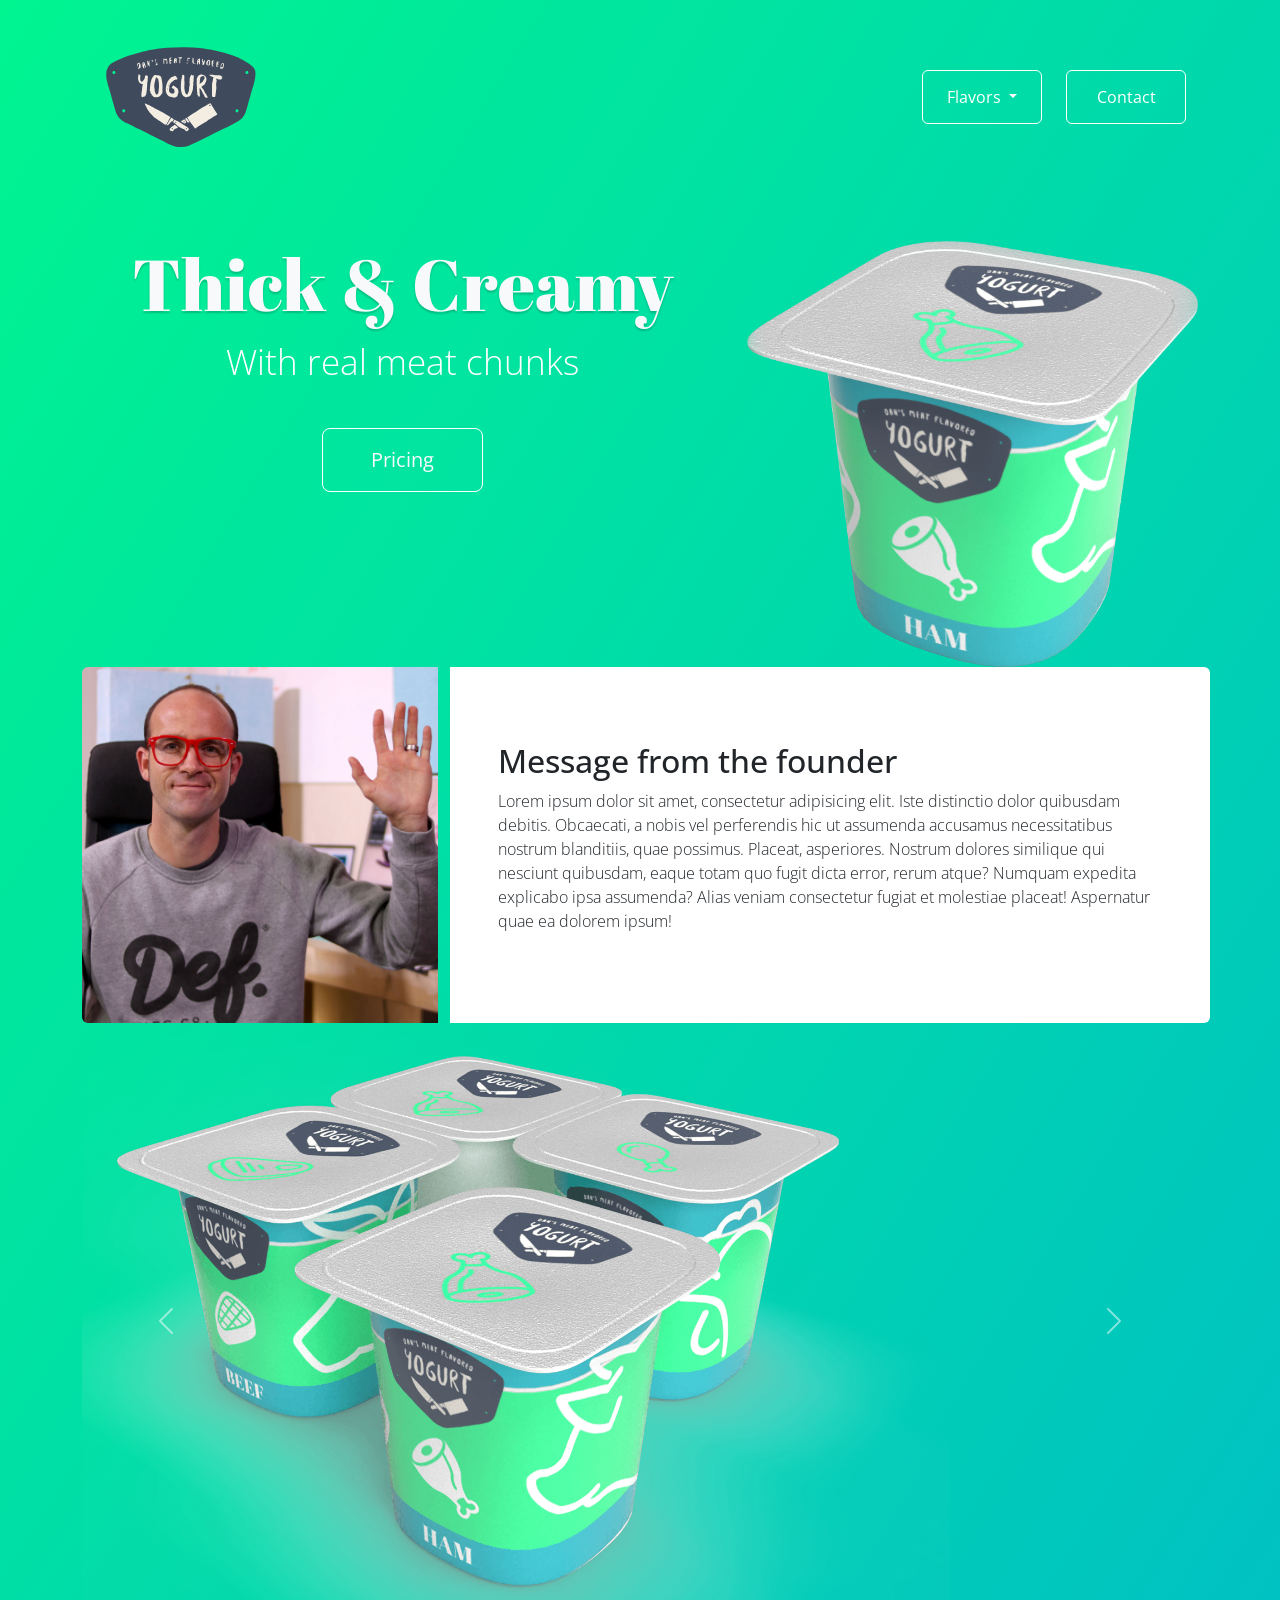
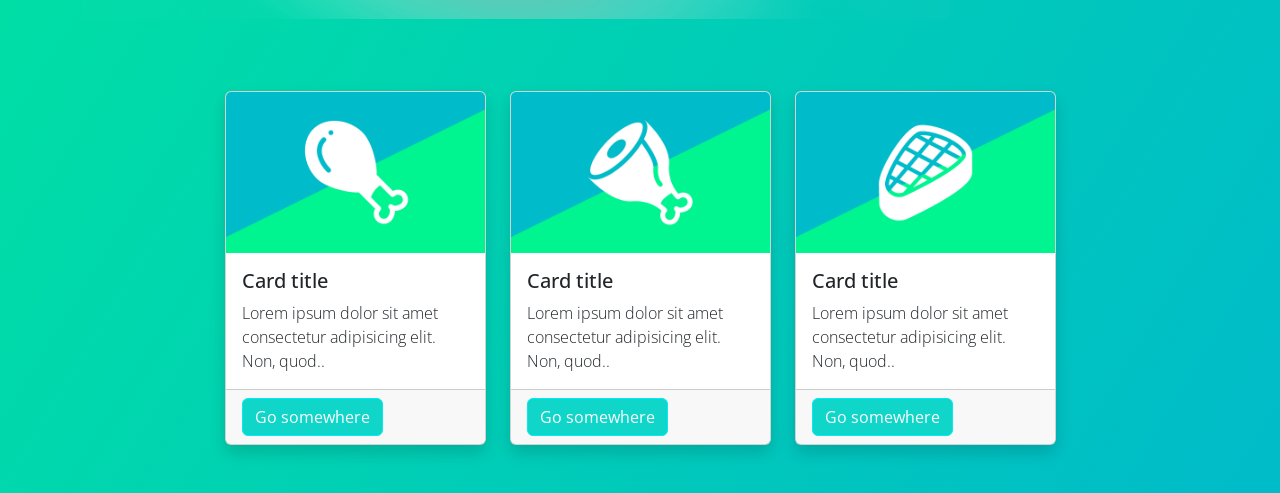
<file: index.html>
<!DOCTYPE html>
<html lang="en">

<head>
  <meta charset="UTF-8">
  <meta name="viewport" content="width=device-width, initial-scale=1.0, shrink-to-fit=no">
  <meta http-equiv="X-UA-Compatible" content="ie=edge">
  <title>Document</title>

  <link rel="preconnect" href="https://fonts.googleapis.com">
  <link rel="preconnect" href="https://fonts.gstatic.com" crossorigin>
  <link
    href="https://fonts.googleapis.com/css2?family=Abril+Fatface&family=Open+Sans:ital,wght@0,300..800;1,300..800&display=swap"
    rel="stylesheet">
  <!-- bootstrap 5.3.8 CSS -->
  <link href="https://cdn.jsdelivr.net/npm/bootstrap@5.3.8/dist/css/bootstrap.min.css" rel="stylesheet"
    integrity="sha384-sRIl4kxILFvY47J16cr9ZwB07vP4J8+LH7qKQnuqkuIAvNWLzeN8tE5YBujZqJLB" crossorigin="anonymous">
  <link rel="stylesheet" href="./style.css">

</head>

<body>

  <div class=" container">

    <!-- navigation bar -->
    <nav class="navbar navbar-expand-lg navbar-dark sticky-top">
      <div class="container-fluid">
       <nav class="navbar ">
  <div class="container-fluid">
    <a class="navbar-brand" href="index.html">
      <img src="./img/logo-dans-meat-yogurt.svg" alt="Dans Meat Yogurt logo" width="150" height="150" class="d-inline-block align-text-top">
      
    </a>
  </div>
</nav>
        <button class="navbar-toggler" type="button" data-bs-toggle="collapse" data-bs-target="#navbarSupportedContent"
          aria-controls="navbarSupportedContent" aria-expanded="false" aria-label="Toggle navigation">
          <span class="navbar-toggler-icon"></span>
        </button>

            <!-- BUTTON DROPDOWN -->

        <div class="collapse navbar-collapse" id="navbarSupportedContent">
          <ul class="navbar-nav ms-auto mb-2 mb-lg-0 float-end">
            
           <li class="nav-item dropdown btn btn-outline-light me-4"  style="width: 120px;">
              <a class="nav-link dropdown-toggle text-white " href="#" role="button" data-bs-toggle="dropdown"
                aria-expanded="false">
                Flavors
              </a>
              <ul class="dropdown-menu">
                <li><a class="dropdown-item" href="#">Ham</a></li>
                <li><a class="dropdown-item" href="#">Beef</a></li>
                <li><a class="dropdown-item" href="#">Chicken</a></li>
                <li><a class="dropdown-item" href="#">Fish</a></li>
              </ul>
            </li>

            <!-- BUTTON NORMAL -->

            <li class="nav-item btn btn-outline-light " style="width: 120px;">
              <a class="nav-link text-white" href="#">Contact</a>
            </li>
            
          
          </ul>
          
        </div>
      </div>
    </nav>

    <!-- Jumbotron -->

    <div class="jumbotron">
      <div class="row">
        <div class="col-12 col-md-7 text-center text-md-left"><h1 class="display-2 text-light drop-shadow mt-5">Thick & Creamy </h1>
      <p class="lead">With real meat chunks</p>

      <a class="btn btn-outline-light btn-lg mt-4 px-5 py-3 mb-5  mb-md-0" href="#" role="button">Pricing</a>

      
</div>
        <div class="col-12 col-md-5 mt-5" mt-sm-0><img src="img/hero1.png" alt="hero image" class="img-fluid" ; ></div>
      </div>
    </div>


      <!-- Faunders Message -->

      <div class="row">
        <div class="col-12 col-md-4">
          <img src="./img/headshot-dan.jpg" alt="Daniel Waltter Scott- meat yougurt founder" class="img-fluid rounded-start border border-0">
          
        </div>
        <div class="col-12 col-md-8 bg-white p-5 d-flex align-items-center border border-dark rounded-end border border-0">
          <section>
            <h2 >Message from the founder</h2>
            <p>Lorem ipsum dolor sit amet, consectetur adipisicing elit. Iste distinctio dolor quibusdam debitis. Obcaecati, a nobis vel perferendis hic ut assumenda accusamus necessitatibus nostrum blanditiis, quae possimus. Placeat, asperiores. Nostrum dolores similique qui nesciunt quibusdam, eaque totam quo fugit dicta error, rerum atque? Numquam expedita explicabo ipsa assumenda? Alias veniam consectetur fugiat et molestiae placeat! Aspernatur quae ea dolorem ipsum!</p>
          </section>
</div>
      </div>


    <!-- carousel -->
    
    <div id="carouselExampleAutoplaying" class="carousel slide  d-sm-none d-md-block " data-bs-ride="carousel  ">
  <div class="carousel-inner">
    <div class="carousel-item active">
      <img src="./img/yogurt-1.png" class="d-block w-100" alt="...">
    </div>
    <div class="carousel-item">
      <img src="./img/yogurt-2.png" class="d-block w-100" alt="...">
    </div>
    <div class="carousel-item">
      <img src="./img/yogurt-3.png" class="d-block w-100" alt="...">
    </div>
  </div>
  <button class="carousel-control-prev" type="button" data-bs-target="#carouselExampleAutoplaying" data-bs-slide="prev">
    <span class="carousel-control-prev-icon" aria-hidden="true"></span>
    <span class="visually-hidden">Previous</span>
  </button>
  <button class="carousel-control-next" type="button" data-bs-target="#carouselExampleAutoplaying" data-bs-slide="next">
    <span class="carousel-control-next-icon" aria-hidden="true"></span>
    <span class="visually-hidden">Next</span>
  </button>
</div>



    <!-- cards -->
   
    <div class="row row-cols-1 row-cols-md-4 g-4 d-flex justify-content-center my-5">
  <div class="col">
    <div class="card shadow ">
      <img src="./img/product1.png" class="card-img-top" alt="...">
      <div class="card-body">
        <h5 class="card-title">Card title</h5>
        <p class="card-text">Lorem ipsum dolor sit amet consectetur adipisicing elit. Non, quod..</p>
      </div>
      <div class="card-footer">
        <a href="https://anamoraru06-maker.github.io/Mobilebitkerepairs/index.html" class="btn btn-primary stretched-link">Go somewhere</a>
      </div>
    </div>
  </div>
  <div class="col">
    <div class="card shadow">
      <img src="./img/product2.png" class="card-img-top" alt="...">
      <div class="card-body">
        <h5 class="card-title">Card title</h5>
        <p class="card-text">Lorem ipsum dolor sit amet consectetur adipisicing elit. Non, quod..</p>
      </div>
      <div class="card-footer">
        <a href="https://anamoraru06-maker.github.io/Logo-Design/#" class="btn btn-primary stretched-link">Go somewhere</a>
      </div>
    </div>
  </div>
  <div class="col">
    <div class="card shadow ">
      <img src="./img/product3.png" class="card-img-top" alt="...">
      <div class="card-body">
        <h5 class="card-title">Card title</h5>
        <p class="card-text">Lorem ipsum dolor sit amet consectetur adipisicing elit. Non, quod..</p>
      </div>
      <div class="card-footer">
        <a href="https://anamoraru06-maker.github.io/My-project/" class="btn btn-primary">Go somewhere</a>
      </div>
    </div>
  </div>
</div>


  </div>



  <!-- this is bootstrapJS -->

  <script src="https://cdn.jsdelivr.net/npm/bootstrap@5.3.8/dist/js/bootstrap.bundle.min.js"
    integrity="sha384-FKyoEForCGlyvwx9Hj09JcYn3nv7wiPVlz7YYwJrWVcXK/BmnVDxM+D2scQbITxI"
    crossorigin="anonymous"></script>



</body>

</html>
</file>
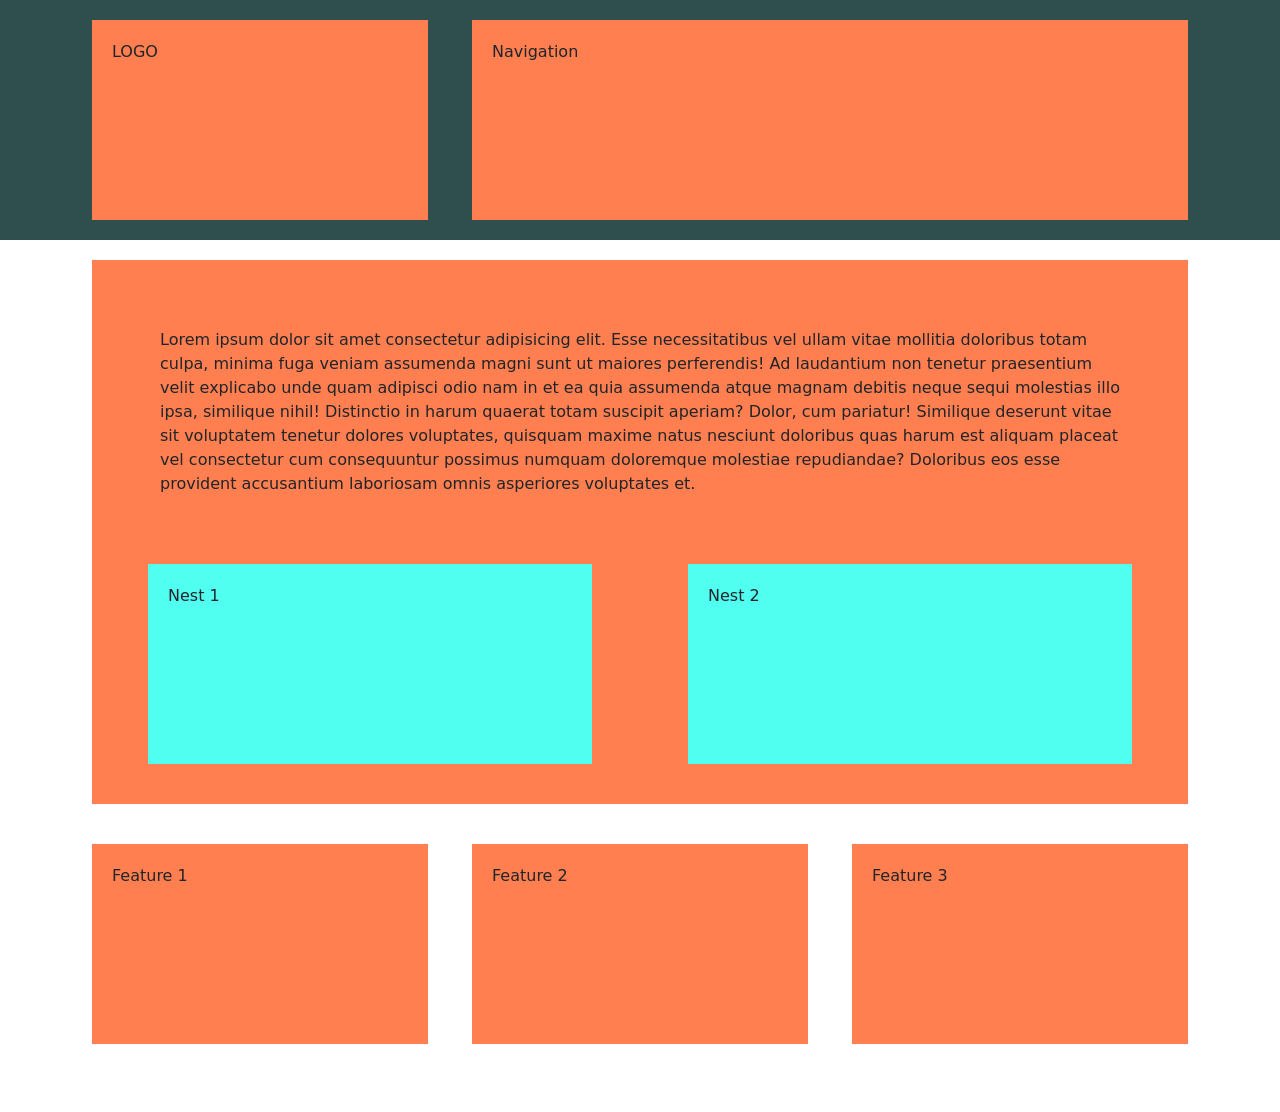
<file: layout-b.html>
<!DOCTYPE html>
<html lang="en">
<head>
    <meta charset="UTF-8">
    <meta name="viewport" content="width=device-width, initial-scale=1.0 shrink-to-fit=no">
    <title>Document</title>
    <link href="https://cdn.jsdelivr.net/npm/bootstrap@5.3.8/dist/css/bootstrap.min.css" rel="stylesheet" integrity="sha384-sRIl4kxILFvY47J16cr9ZwB07vP4J8+LH7qKQnuqkuIAvNWLzeN8tE5YBujZqJLB" crossorigin="anonymous">

    <style>
        .mybox1 {
            background-color: coral;    
            min-height: 200px;
            margin: 20px 10px;
            padding: 20px;
        }
         .mybox2 {
            background-color: rgb(80, 255, 240);
            min-height: 200px;
            margin: 20px 10px;
            padding: 20px;
        }

        .mybg1 {
            background-color: darkslategray;
        }
        
    </style>

</head>
<body>
    <header class="container-fluid mybg1 ">
        <div class="container">
            
            <div class="row">
                <div class="col-4">
                    <div class="mybox1">LOGO</div></div>
                <nav class="col">
                    <div class="mybox1">Navigation</div>
                </nav>
            </div>
        </div>
        
    </header>

    
<div class="container">
    <div class="row">
        <div class="col">
            <div class="mybox1">
                <p class="m-5">
                    Lorem ipsum dolor sit amet consectetur adipisicing elit. Esse necessitatibus vel ullam vitae mollitia doloribus totam culpa, minima fuga veniam assumenda magni sunt ut maiores perferendis! Ad laudantium non tenetur praesentium velit explicabo unde quam adipisci odio nam in et ea quia assumenda atque magnam debitis neque sequi molestias illo ipsa, similique nihil! Distinctio in harum quaerat totam suscipit aperiam? Dolor, cum pariatur! Similique deserunt vitae sit voluptatem tenetur dolores voluptates, quisquam maxime natus nesciunt doloribus quas harum est aliquam placeat vel consectetur cum consequuntur possimus numquam doloremque molestiae repudiandae? Doloribus eos esse provident accusantium laboriosam omnis asperiores voluptates et.
                </p>

                <div class="row">
                    <div class="col mybox2 mx-5">
                        Nest 1
                    </div>
                    <div class="col mybox2 mx-5">
                       Nest 2
                    </div>
                </div>
            </div>
        </div>
    </div>

<div class="row mb-5">
    <div class="col">
        <div class="mybox1">Feature 1</div>
    </div>
    <div class="col">
        <div class="mybox1">Feature 2</div>
    </div>
    <div class="col">
        <div class="mybox1">Feature 3</div>
    </div>
</div>

</div>
</body>
</html>
</file>
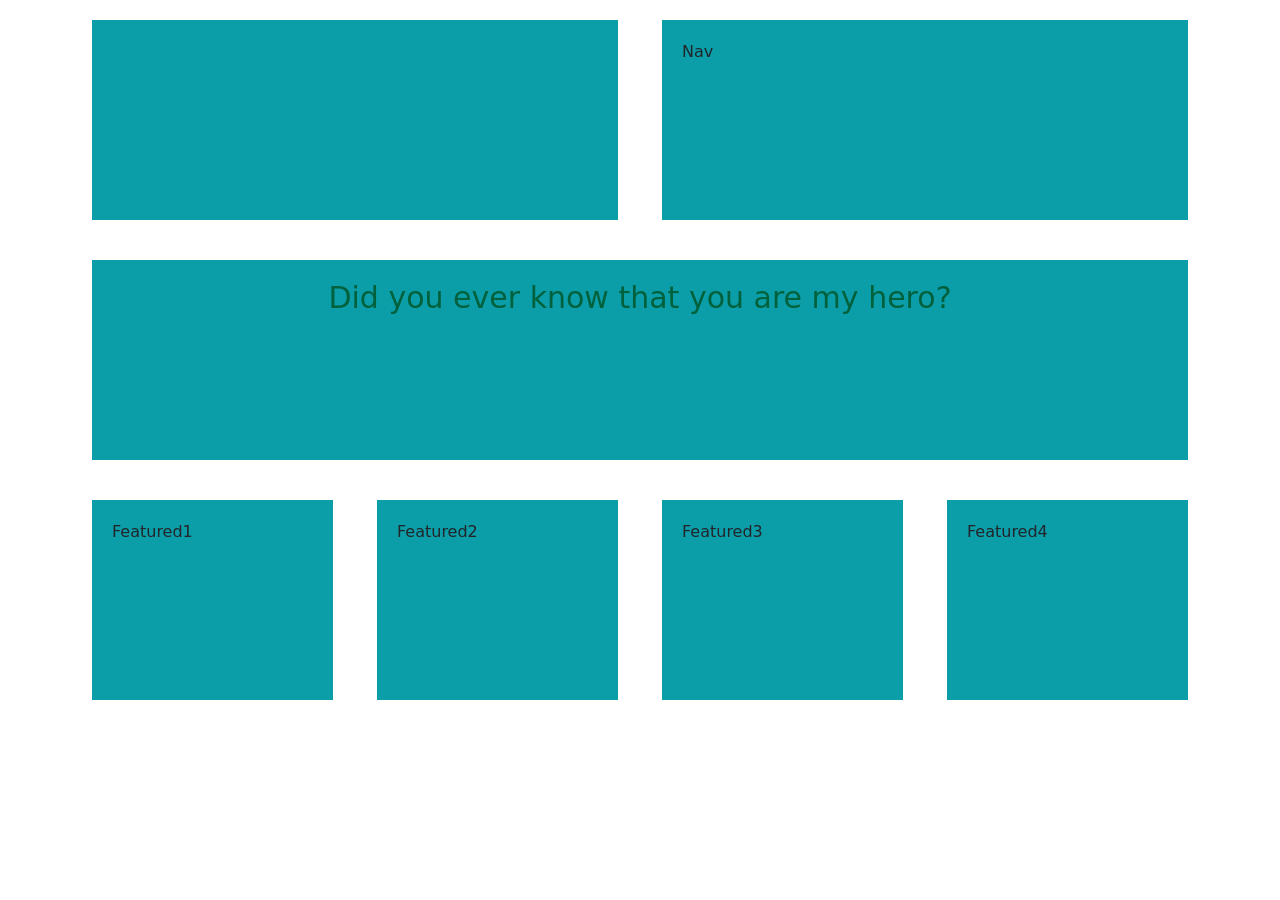
<file: layout-c.html>
<!DOCTYPE html>
<html lang="en">
<head>
    <meta charset="UTF-8">
    <meta name="viewport" content="width=device-width, initial-scale=1.0 shrink-to-fit=no">
    <title>Document</title>
    <link href="https://cdn.jsdelivr.net/npm/bootstrap@5.3.8/dist/css/bootstrap.min.css" rel="stylesheet" integrity="sha384-sRIl4kxILFvY47J16cr9ZwB07vP4J8+LH7qKQnuqkuIAvNWLzeN8tE5YBujZqJLB" crossorigin="anonymous">
    <link rel="stylesheet" href="layout-c.css">


</head>
<body>
    
    <div class="container">


       <header class="row">
            <div class="col-12 col-md-6">
                <div class="mybox1"></div>
            </div>
            <nav class="col">
                <div class="mybox1">Nav</div>
            </nav>
        </header>
        

        <main class="row">
            <div class="col"> 
                <div class="mybox1"> 
                    <h1> Did you ever know that you are my hero?</h1>
                </div>
            </div>
        </main>

         
        
        <div class="row">
            <div class="col-12 col-md-4 col-lg-3 ">
                <div class="mybox1">Featured1</div>
            </div>
            <div class="col-12 col-md-4 col-lg-3 ">
                <div class="mybox1">Featured2</div>
            </div>
            <div class="col-12 col-md-4 col-lg-3 ">
                <div class="mybox1">Featured3</div>
            </div>
            <div class="col-12 col-md-4 col-lg-3 d-md-none d-lg-block">
                <div class="mybox1">Featured4</div>
            </div>
        </div>
       

       </div>


</body>
</html>
</file>
<file: style.css>
body {
    font-family: 'Open Sans', sans-serif;
    font-weight: 300;
    background-image: linear-gradient(to bottom right, #00F490 , #00BBC9 );
}

h1 {
    font-family: 'Abril Fatface', cursive;
    
}

.jumbotron {
    background-color: rgba(255, 255, 255, 0);
    
}

.drop-shadow {
    text-shadow: 0px 2px 2px rgba(0, 0, 0, 0.196);
}
.lead {
    font-size: 2.2rem;
    color: white;
}

.btn-outline-light {
    border-color: white;
    
}


.btn-outline-light:hover {
    background-color: white;
    
}

.mx-auto
{
    margin-right: none;
}

.btn-primary 
{
    background-color: #0fd6c8;
    border-color: #00ecf4;
}
.btn-primary:hover
{
    background-color: #06bbc1;
   
}
</file>
<file: layout-c.css>
/* 
        // X-Small devices (portrait phones, less than 576px)
// No media query for `xs` since this is the default in Bootstrap */

.mybox1 {
            background-color: rgb(11, 158, 169);    
            min-height: 200px;
            margin: 20px 10px;
            padding: 20px;
        }

h1 {
    color: white;
    text-align: center;
    font-size: 30px;
}


/* // Small devices (landscape phones, 576px and up) */
@media (min-width: 576px) { 
    h1 {
    color: rgb(0, 50, 97);
   
}

}

/* // Medium devices (tablets, 768px and up) */
@media (min-width: 768px) { 
h1 {
    color: red;
   
}

/* // Large devices (desktops, 992px and up) */
@media (min-width: 992px) {
h1 {
    color: rgb(0, 97, 60);
 }

/* // X-Large devices (large desktops, 1200px and up) */
@media (min-width: 1200px) {

 }

/* // XX-Large devices (larger desktops, 1400px and up) */
@media (min-width: 1400px) { 

    
}
</file>
